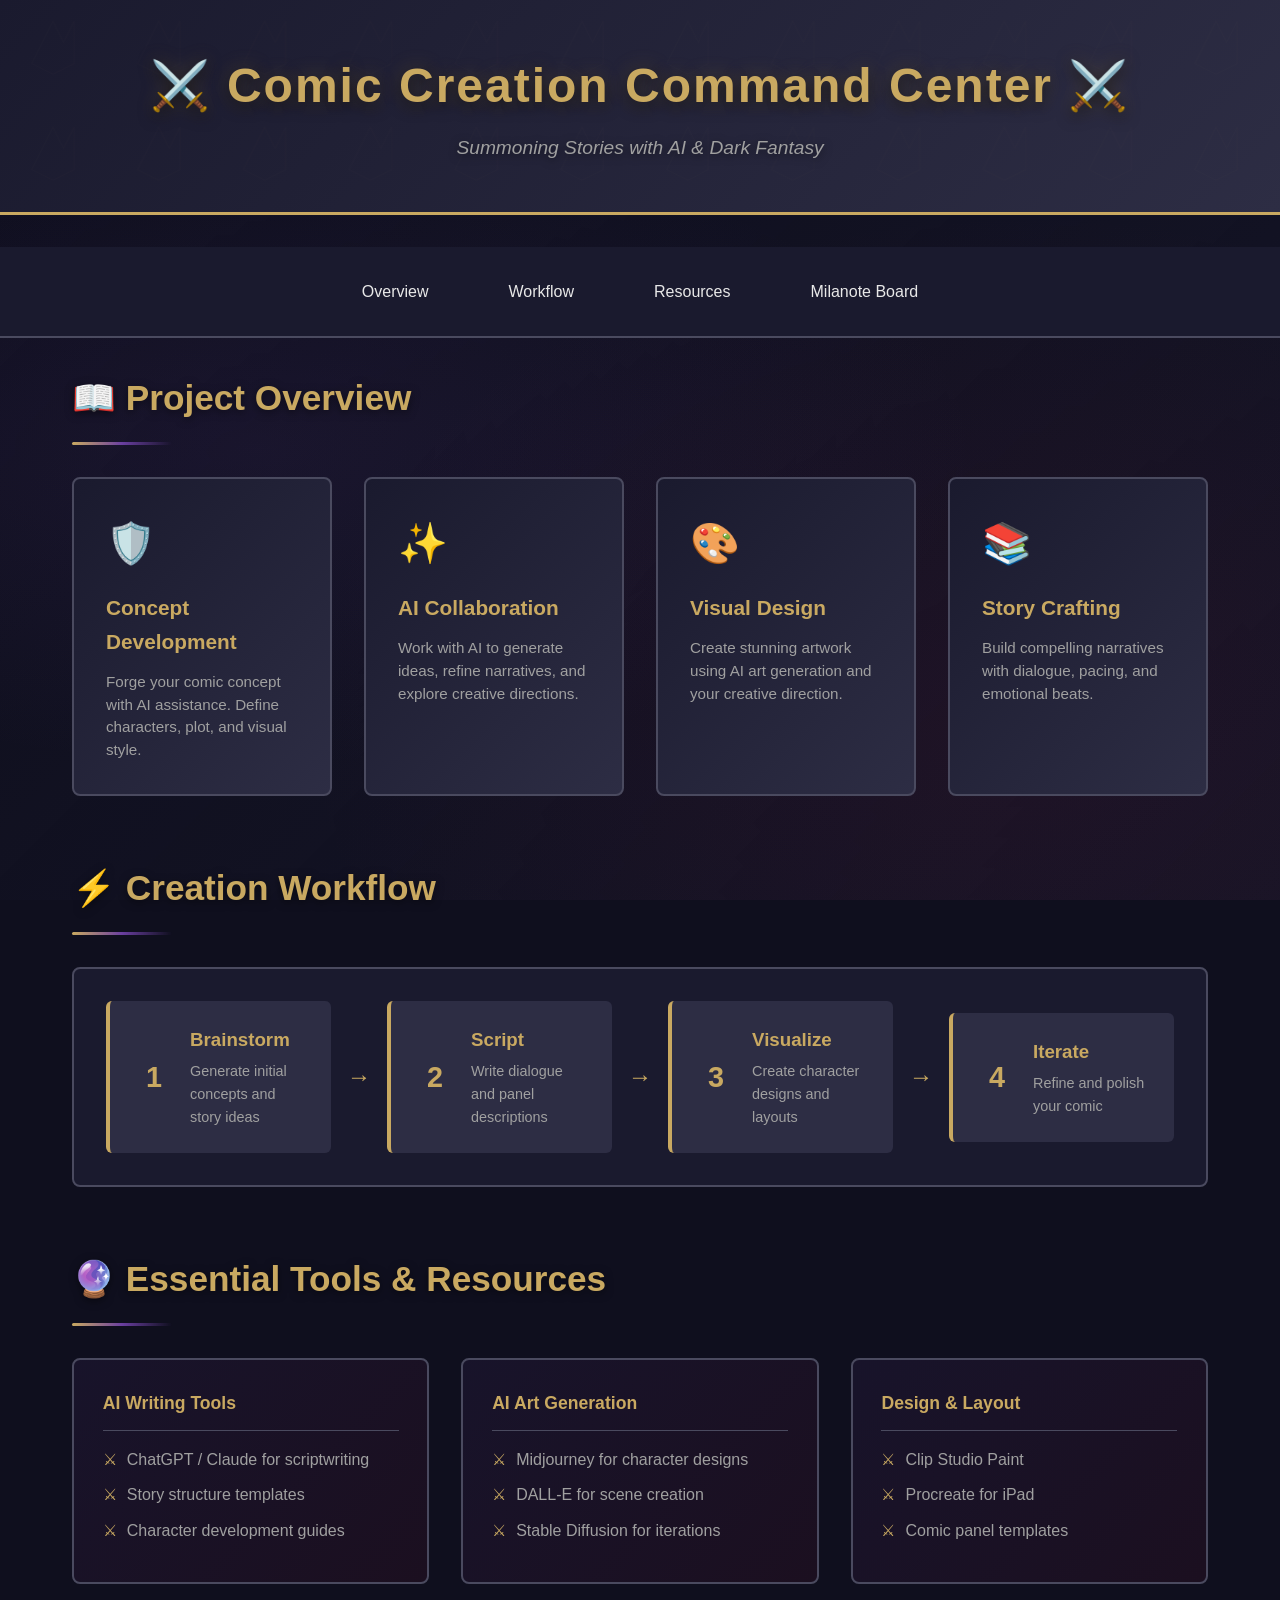
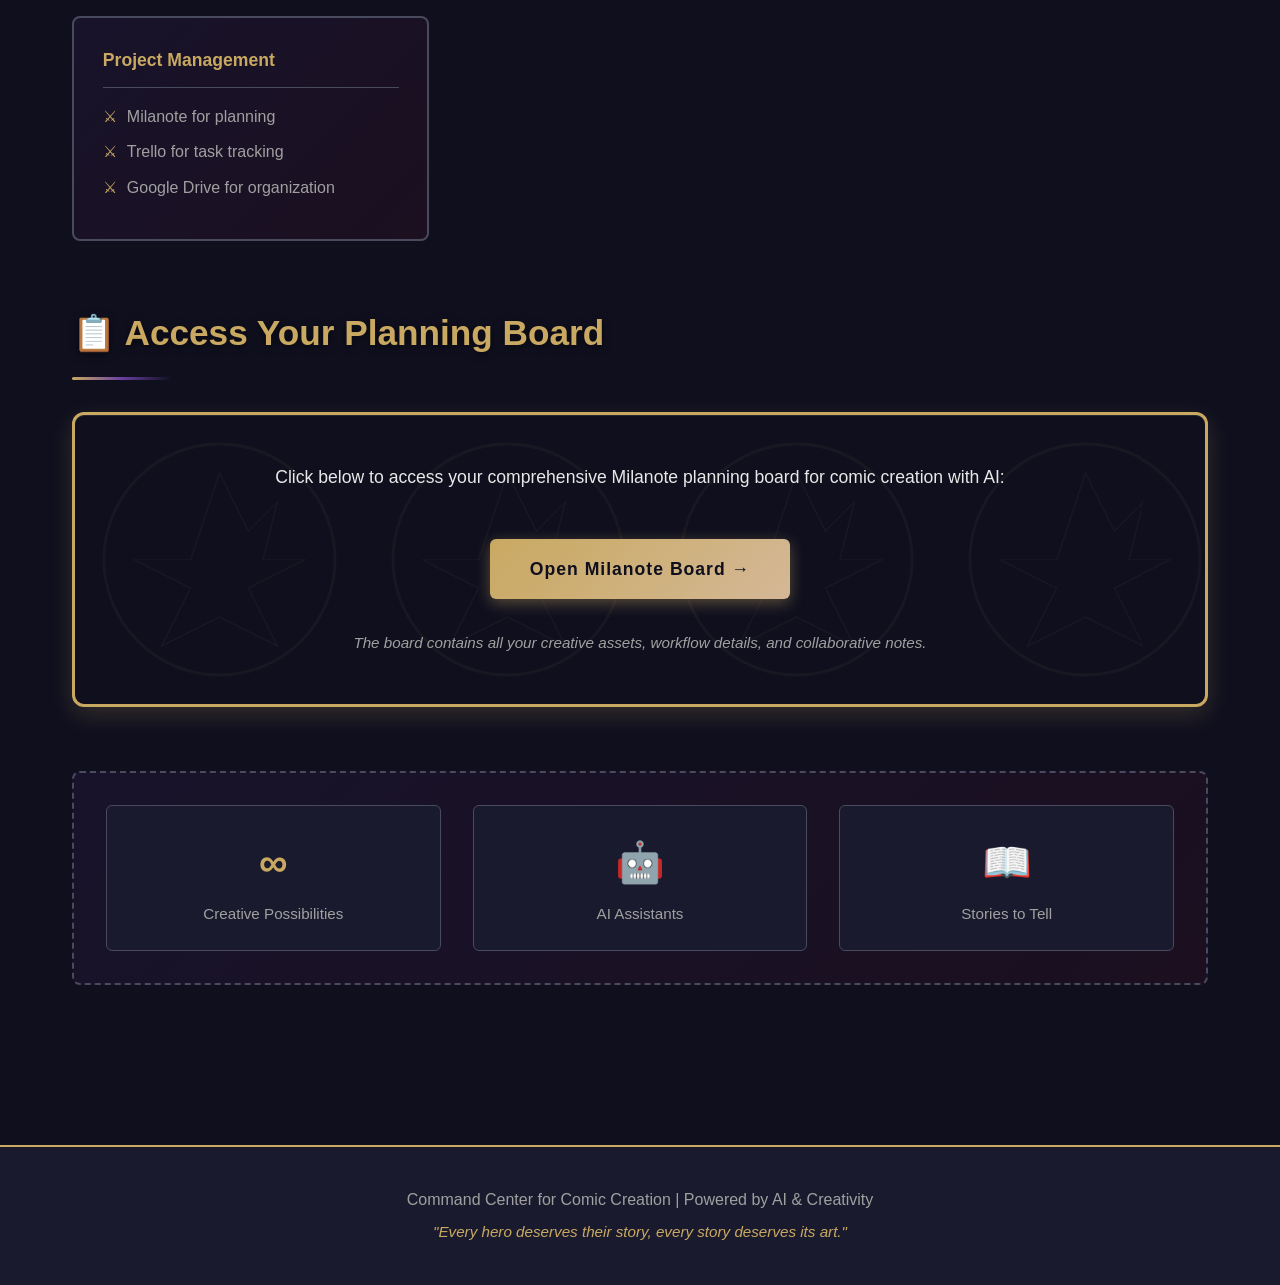
<file: index.html>
<!DOCTYPE html>
<html lang="en">
<head>
    <meta charset="UTF-8">
    <meta name="viewport" content="width=device-width, initial-scale=1.0">
    <title>Comic Creation Command Center</title>
    <link rel="stylesheet" href="styles.css">
</head>
<body>
    <div class="background-effect"></div>
    
    <header class="header">
        <div class="header-content">
            <h1 class="title">⚔️ Comic Creation Command Center ⚔️</h1>
            <p class="subtitle">Summoning Stories with AI & Dark Fantasy</p>
        </div>
    </header>

    <nav class="navigation">
        <a href="#overview" class="nav-link active">Overview</a>
        <a href="#workflow" class="nav-link">Workflow</a>
        <a href="#resources" class="nav-link">Resources</a>
        <a href="#board" class="nav-link">Milanote Board</a>
    </nav>

    <main class="container">
        <!-- Overview Section -->
        <section id="overview" class="section">
            <div class="section-header">
                <h2>📖 Project Overview</h2>
                <div class="header-bar"></div>
            </div>
            <div class="cards-grid">
                <div class="card">
                    <div class="card-icon">🛡️</div>
                    <h3>Concept Development</h3>
                    <p>Forge your comic concept with AI assistance. Define characters, plot, and visual style.</p>
                </div>
                <div class="card">
                    <div class="card-icon">✨</div>
                    <h3>AI Collaboration</h3>
                    <p>Work with AI to generate ideas, refine narratives, and explore creative directions.</p>
                </div>
                <div class="card">
                    <div class="card-icon">🎨</div>
                    <h3>Visual Design</h3>
                    <p>Create stunning artwork using AI art generation and your creative direction.</p>
                </div>
                <div class="card">
                    <div class="card-icon">📚</div>
                    <h3>Story Crafting</h3>
                    <p>Build compelling narratives with dialogue, pacing, and emotional beats.</p>
                </div>
            </div>
        </section>

        <!-- Workflow Section -->
        <section id="workflow" class="section">
            <div class="section-header">
                <h2>⚡ Creation Workflow</h2>
                <div class="header-bar"></div>
            </div>
            <div class="workflow-container">
                <div class="workflow-step">
                    <div class="step-number">1</div>
                    <div class="step-content">
                        <h3>Brainstorm</h3>
                        <p>Generate initial concepts and story ideas</p>
                    </div>
                </div>
                <div class="workflow-arrow">→</div>
                <div class="workflow-step">
                    <div class="step-number">2</div>
                    <div class="step-content">
                        <h3>Script</h3>
                        <p>Write dialogue and panel descriptions</p>
                    </div>
                </div>
                <div class="workflow-arrow">→</div>
                <div class="workflow-step">
                    <div class="step-number">3</div>
                    <div class="step-content">
                        <h3>Visualize</h3>
                        <p>Create character designs and layouts</p>
                    </div>
                </div>
                <div class="workflow-arrow">→</div>
                <div class="workflow-step">
                    <div class="step-number">4</div>
                    <div class="step-content">
                        <h3>Iterate</h3>
                        <p>Refine and polish your comic</p>
                    </div>
                </div>
            </div>
        </section>

        <!-- Resources Section -->
        <section id="resources" class="section">
            <div class="section-header">
                <h2>🔮 Essential Tools & Resources</h2>
                <div class="header-bar"></div>
            </div>
            <div class="resources-grid">
                <div class="resource-card">
                    <h4>AI Writing Tools</h4>
                    <ul>
                        <li>ChatGPT / Claude for scriptwriting</li>
                        <li>Story structure templates</li>
                        <li>Character development guides</li>
                    </ul>
                </div>
                <div class="resource-card">
                    <h4>AI Art Generation</h4>
                    <ul>
                        <li>Midjourney for character designs</li>
                        <li>DALL-E for scene creation</li>
                        <li>Stable Diffusion for iterations</li>
                    </ul>
                </div>
                <div class="resource-card">
                    <h4>Design & Layout</h4>
                    <ul>
                        <li>Clip Studio Paint</li>
                        <li>Procreate for iPad</li>
                        <li>Comic panel templates</li>
                    </ul>
                </div>
                <div class="resource-card">
                    <h4>Project Management</h4>
                    <ul>
                        <li>Milanote for planning</li>
                        <li>Trello for task tracking</li>
                        <li>Google Drive for organization</li>
                    </ul>
                </div>
            </div>
        </section>

        <!-- Board Link Section -->
        <section id="board" class="section board-section">
            <div class="section-header">
                <h2>📋 Access Your Planning Board</h2>
                <div class="header-bar"></div>
            </div>
            <div class="board-card">
                <p class="board-description">Click below to access your comprehensive Milanote planning board for comic creation with AI:</p>
                <a href="https://app.milanote.com/1WjEfn1ApAaG6p?p=QNYmC8qIito" target="_blank" class="board-button">
                    Open Milanote Board →
                </a>
                <p class="board-note">The board contains all your creative assets, workflow details, and collaborative notes.</p>
            </div>
        </section>

        <!-- Quick Stats -->
        <section class="stats-section">
            <div class="stat-box">
                <div class="stat-number">∞</div>
                <p>Creative Possibilities</p>
            </div>
            <div class="stat-box">
                <div class="stat-number">🤖</div>
                <p>AI Assistants</p>
            </div>
            <div class="stat-box">
                <div class="stat-number">📖</div>
                <p>Stories to Tell</p>
            </div>
        </section>
    </main>

    <footer class="footer">
        <p>Command Center for Comic Creation | Powered by AI & Creativity</p>
        <p class="footer-quote">"Every hero deserves their story, every story deserves its art."</p>
    </footer>

    <script src="script.js"></script>
</body>
</html>
</file>
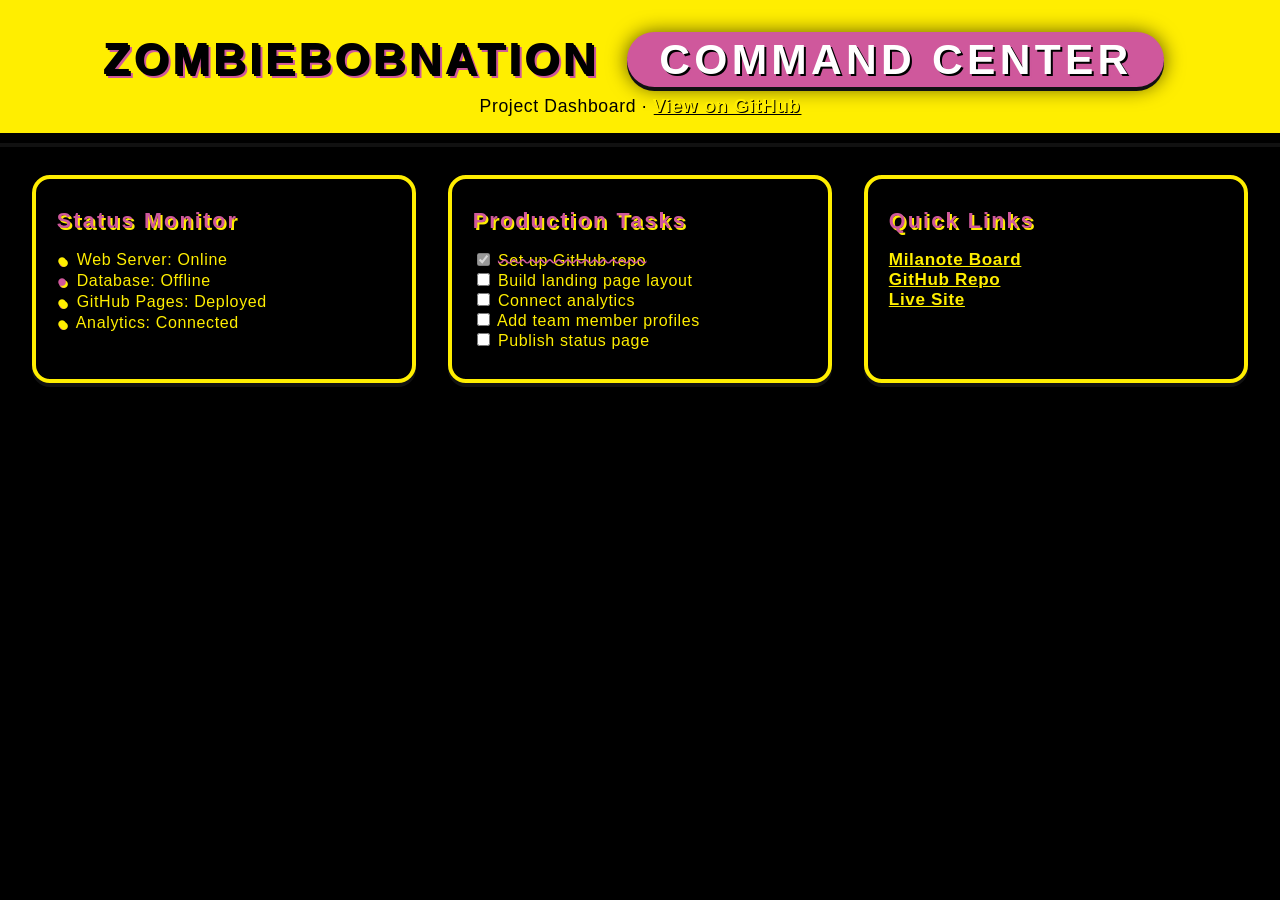
<file: Command Center.html>
<!DOCTYPE html>
<html lang="en">
<head>
  <meta charset="UTF-8"/>
  <title>ZombieBobNation Command Center</title>
  <meta name="viewport" content="width=device-width, initial-scale=1"/>
  <style>
    :root {
      --main-black: #000;
      --main-yellow: #ffee00;
      --main-pink: #cf589c;
      --white: #fff;
      --comic-shadow: 0 4px 0 #111, 0 1px 20px #000a;
    }
    body {
      background: var(--main-black);
      color: var(--main-yellow);
      font-family: 'Impact', 'Arial Black', Arial, sans-serif;
      margin: 0;
      padding: 0;
      letter-spacing: 0.04em;
      min-height: 100vh;
    }
    header {
      background: var(--main-yellow);
      color: var(--main-black);
      text-align: center;
      padding: 2rem 0 1rem 0;
      box-shadow: var(--comic-shadow);
      border-bottom: 10px solid var(--main-black);
    }
    header h1 {
      font-size: 2.8rem;
      margin: 0;
      line-height: 1;
      font-family: inherit;
      letter-spacing: 0.08em;
      text-shadow: 2px 2px var(--main-black), 4px 4px var(--main-pink);
    }
    header p {
      font-size: 1.1rem;
      margin: 0.5rem 0 0 0;
    }
    .dashboard {
      display: grid;
      grid-template-columns: repeat(auto-fit, minmax(320px, 1fr));
      gap: 2rem;
      margin: 2rem;
    }
    .card {
      background: var(--main-black);
      border: 4px solid var(--main-yellow);
      border-radius: 18px;
      box-shadow: var(--comic-shadow);
      padding: 1.8rem 1.3rem;
      margin-bottom: 1.2rem;
      position: relative;
      overflow: hidden;
      transition: transform 0.2s;
    }
    .card:hover {
      transform: scale(1.02) rotate(-1deg);
      box-shadow: 0 8px 30px var(--main-yellow), 0 1px 20px #000a;
      z-index: 2;
    }
    .card h2 {
      color: var(--main-pink);
      margin-top: 0;
      font-size: 1.35rem;
      letter-spacing: 0.1em;
      text-shadow: 2px 2px var(--main-yellow);
      margin-bottom: 1rem;
    }
    .status-list, .task-list, .links-list {
      list-style: none;
      padding: 0;
      margin: 0;
    }
    .status-dot {
      font-size: 1.1em;
      margin-right: 0.2em;
      vertical-align: middle;
      text-shadow: 2px 2px var(--main-yellow), 1px 2px var(--main-pink);
    }
    .status-dot.online { color: var(--main-yellow);}
    .status-dot.offline { color: var(--main-pink);}
    .task-completed {
      text-decoration: line-through wavy var(--main-pink);
      color: var(--main-yellow);
    }
    a {
      color: var(--main-yellow);
      text-decoration: underline;
      font-weight: bold;
      font-size: 1.07em;
      text-shadow: 1px 1px var(--main-black);
      transition: color 0.15s;
    }
    a:hover {
      color: var(--main-pink);
    }
    /* Comic bubble effect for special highlights */
    .bubble {
      display: inline-block;
      background: var(--main-pink);
      color: var(--white);
      padding: 0.15em 0.75em;
      margin: 0 0.3em;
      border-radius: 2em;
      font-size: 0.95em;
      box-shadow: var(--comic-shadow);
      font-family: inherit;
      font-weight: bold;
      letter-spacing: 0.1em;
    }
    /* Responsive adjustments */
    @media (max-width: 600px) {
      .dashboard {
        margin: 1rem 0.5rem;
        gap: 1rem;
      }
    }
  </style>
</head>
<body>
  <header>
    <h1>ZOMBIEBOBNATION <span class="bubble">COMMAND CENTER</span></h1>
    <p>Project Dashboard · <a href="https://github.com/ZombieBobNation/ZombieBobNation.github.io" target="_blank">View on GitHub</a></p>
  </header>
  <main class="dashboard">

    <section class="card">
      <h2>Status Monitor</h2>
      <ul class="status-list">
        <li><span class="status-dot online">●</span> Web Server: Online</li>
        <li><span class="status-dot offline">●</span> Database: Offline</li>
        <li><span class="status-dot online">●</span> GitHub Pages: Deployed</li>
        <li><span class="status-dot online">●</span> Analytics: Connected</li>
      </ul>
    </section>

    <section class="card">
      <h2>Production Tasks</h2>
      <ul class="task-list">
        <li><input type="checkbox" checked disabled> <span class="task-completed">Set up GitHub repo</span></li>
        <li><input type="checkbox"> Build landing page layout</li>
        <li><input type="checkbox"> Connect analytics</li>
        <li><input type="checkbox"> Add team member profiles</li>
        <li><input type="checkbox"> Publish status page</li>
      </ul>
    </section>

    <section class="card">
      <h2>Quick Links</h2>
      <ul class="links-list">
        <li><a href="https://app.milanote.com/1WjEfn1ApAaG6p?p=QNYmC8qIito" target="_blank">Milanote Board</a></li>
        <li><a href="https://github.com/ZombieBobNation/ZombieBobNation.github.io" target="_blank">GitHub Repo</a></li>
        <li><a href="https://zombiebobnation.github.io/" target="_blank">Live Site</a></li>
      </ul>
    </section>
    
  </main>
</body>
</html>
</file>
<file: styles.css>
/* Dark Fantasy Comic Creation Command Center */

* {
    margin: 0;
    padding: 0;
    box-sizing: border-box;
}

:root {
    --primary-dark: #0f0f1e;
    --primary-accent: #1a1a2e;
    --secondary-accent: #2d2d44;
    --gold-accent: #c9a961;
    --steel-gray: #4a4a5f;
    --blood-red: #8b1538;
    --mystical-purple: #6a3fa0;
    --text-light: #e8e8e8;
    --text-muted: #a0a0a0;
}

body {
    font-family: 'Segoe UI', Tahoma, Geneva, Verdana, sans-serif;
    background-color: var(--primary-dark);
    color: var(--text-light);
    line-height: 1.6;
    overflow-x: hidden;
}

/* Animated Background Effect */
.background-effect {
    position: fixed;
    top: 0;
    left: 0;
    width: 100%;
    height: 100%;
    background: 
        radial-gradient(ellipse at 20% 50%, rgba(106, 63, 160, 0.1) 0%, transparent 50%),
        radial-gradient(ellipse at 80% 80%, rgba(139, 21, 56, 0.1) 0%, transparent 50%),
        linear-gradient(135deg, transparent 0%, rgba(26, 26, 46, 0.5) 100%);
    pointer-events: none;
    z-index: -1;
    animation: atmosphereShift 20s ease-in-out infinite;
}

@keyframes atmosphereShift {
    0%, 100% { opacity: 1; }
    50% { opacity: 0.95; }
}

/* Header */
.header {
    background: linear-gradient(135deg, var(--primary-accent) 0%, var(--secondary-accent) 100%);
    border-bottom: 3px solid var(--gold-accent);
    padding: 3rem 2rem;
    margin-bottom: 2rem;
    position: relative;
    overflow: hidden;
}

.header::before {
    content: '';
    position: absolute;
    top: 0;
    left: 0;
    right: 0;
    bottom: 0;
    background: url('data:image/svg+xml,<svg xmlns="http://www.w3.org/2000/svg" viewBox="0 0 1200 200"><defs><pattern id="armor" x="0" y="0" width="100" height="100" patternUnits="userSpaceOnUse"><path d="M50,20 L60,40 L70,20 L70,60 L50,70 L30,60 Z" stroke="%23c9a961" stroke-width="1" fill="none" opacity="0.05"/></pattern></defs><rect width="1200" height="200" fill="url(%23armor)"/></svg>');
    opacity: 0.3;
    pointer-events: none;
}

.header-content {
    position: relative;
    z-index: 1;
    text-align: center;
}

.title {
    font-size: 3rem;
    font-weight: bold;
    color: var(--gold-accent);
    text-shadow: 0 4px 15px rgba(0, 0, 0, 0.7), 0 0 20px rgba(201, 169, 97, 0.3);
    margin-bottom: 0.5rem;
    letter-spacing: 2px;
}

.subtitle {
    font-size: 1.2rem;
    color: var(--text-muted);
    font-style: italic;
    text-shadow: 0 2px 8px rgba(0, 0, 0, 0.5);
}

/* Navigation */
.navigation {
    display: flex;
    justify-content: center;
    gap: 2rem;
    padding: 1.5rem 2rem;
    background: var(--primary-accent);
    border-bottom: 2px solid var(--steel-gray);
    flex-wrap: wrap;
    position: sticky;
    top: 0;
    z-index: 100;
}

.nav-link {
    color: var(--text-light);
    text-decoration: none;
    padding: 0.5rem 1.5rem;
    border-radius: 4px;
    transition: all 0.3s ease;
    position: relative;
    font-weight: 500;
}

.nav-link::after {
    content: '';
    position: absolute;
    bottom: 0;
    left: 0;
    width: 0;
    height: 2px;
    background: var(--gold-accent);
    transition: width 0.3s ease;
}

.nav-link:hover {
    color: var(--gold-accent);
    background: rgba(201, 169, 97, 0.1);
}

.nav-link:hover::after,
.nav-link.active::after {
    width: 100%;
}

.nav-link.active {
    color: var(--gold-accent);
}

/* Container */
.container {
    max-width: 1200px;
    margin: 0 auto;
    padding: 2rem;
}

/* Sections */
.section {
    margin-bottom: 4rem;
    animation: slideUp 0.8s ease-out;
}

@keyframes slideUp {
    from {
        opacity: 0;
        transform: translateY(20px);
    }
    to {
        opacity: 1;
        transform: translateY(0);
    }
}

.section-header {
    margin-bottom: 2rem;
    position: relative;
}

.section-header h2 {
    font-size: 2.2rem;
    color: var(--gold-accent);
    margin-bottom: 1rem;
    text-shadow: 0 2px 8px rgba(0, 0, 0, 0.5);
}

.header-bar {
    height: 3px;
    background: linear-gradient(90deg, var(--gold-accent) 0%, var(--mystical-purple) 50%, transparent 100%);
    width: 100px;
    border-radius: 2px;
}

/* Cards Grid */
.cards-grid {
    display: grid;
    grid-template-columns: repeat(auto-fit, minmax(250px, 1fr));
    gap: 2rem;
    margin-bottom: 2rem;
}

.card {
    background: linear-gradient(135deg, var(--primary-accent) 0%, var(--secondary-accent) 100%);
    border: 2px solid var(--steel-gray);
    border-radius: 8px;
    padding: 2rem;
    transition: all 0.3s ease;
    position: relative;
    overflow: hidden;
}

.card::before {
    content: '';
    position: absolute;
    top: 0;
    left: -100%;
    width: 100%;
    height: 100%;
    background: linear-gradient(90deg, transparent, rgba(201, 169, 97, 0.1), transparent);
    transition: left 0.5s ease;
}

.card:hover {
    border-color: var(--gold-accent);
    transform: translateY(-8px);
    box-shadow: 0 12px 25px rgba(201, 169, 97, 0.15), inset 0 1px 0 rgba(255, 255, 255, 0.1);
}

.card:hover::before {
    left: 100%;
}

.card-icon {
    font-size: 2.5rem;
    margin-bottom: 1rem;
    display: inline-block;
}

.card h3 {
    font-size: 1.3rem;
    color: var(--gold-accent);
    margin-bottom: 0.8rem;
}

.card p {
    color: var(--text-muted);
    font-size: 0.95rem;
    line-height: 1.5;
}

/* Workflow Container */
.workflow-container {
    display: flex;
    align-items: center;
    gap: 1rem;
    flex-wrap: wrap;
    justify-content: center;
    padding: 2rem;
    background: var(--primary-accent);
    border-radius: 8px;
    border: 2px solid var(--steel-gray);
}

.workflow-step {
    display: flex;
    align-items: center;
    gap: 1rem;
    background: var(--secondary-accent);
    padding: 1.5rem;
    border-radius: 6px;
    border-left: 4px solid var(--gold-accent);
    flex: 1;
    min-width: 200px;
    transition: all 0.3s ease;
}

.workflow-step:hover {
    background: rgba(201, 169, 97, 0.05);
    transform: scale(1.05);
}

.step-number {
    font-size: 1.8rem;
    font-weight: bold;
    color: var(--gold-accent);
    min-width: 40px;
    text-align: center;
}

.step-content h3 {
    color: var(--gold-accent);
    margin-bottom: 0.3rem;
}

.step-content p {
    color: var(--text-muted);
    font-size: 0.9rem;
}

.workflow-arrow {
    font-size: 1.5rem;
    color: var(--gold-accent);
    font-weight: bold;
}

@media (max-width: 768px) {
    .workflow-arrow {
        display: none;
    }
    
    .workflow-step {
        min-width: 100%;
    }
}

/* Resources Grid */
.resources-grid {
    display: grid;
    grid-template-columns: repeat(auto-fit, minmax(280px, 1fr));
    gap: 2rem;
}

.resource-card {
    background: linear-gradient(135deg, rgba(106, 63, 160, 0.1) 0%, rgba(139, 21, 56, 0.1) 100%);
    border: 2px solid var(--steel-gray);
    border-radius: 8px;
    padding: 1.8rem;
    transition: all 0.3s ease;
}

.resource-card:hover {
    border-color: var(--gold-accent);
    background: linear-gradient(135deg, rgba(106, 63, 160, 0.15) 0%, rgba(139, 21, 56, 0.15) 100%);
}

.resource-card h4 {
    color: var(--gold-accent);
    font-size: 1.1rem;
    margin-bottom: 1rem;
    padding-bottom: 0.8rem;
    border-bottom: 1px solid var(--steel-gray);
}

.resource-card ul {
    list-style: none;
}

.resource-card li {
    color: var(--text-muted);
    margin-bottom: 0.6rem;
    padding-left: 1.5rem;
    position: relative;
}

.resource-card li::before {
    content: '⚔';
    position: absolute;
    left: 0;
    color: var(--gold-accent);
}

/* Board Section */
.board-section {
    margin-bottom: 3rem;
}

.board-card {
    background: linear-gradient(135deg, var(--primary-accent) 0%, var(--secondary-accent) 100%);
    border: 3px solid var(--gold-accent);
    border-radius: 12px;
    padding: 3rem 2rem;
    text-align: center;
    box-shadow: 0 8px 25px rgba(201, 169, 97, 0.2), inset 0 1px 0 rgba(255, 255, 255, 0.1);
    background-image: url('data:image/svg+xml,<svg xmlns="http://www.w3.org/2000/svg" viewBox="0 0 100 100"><g opacity="0.05"><circle cx="50" cy="50" r="40" stroke="%23c9a961" stroke-width="1" fill="none"/><path d="M50,20 L60,40 L70,30 L65,50 L80,50 L60,60 L70,80 L50,70 L30,80 L40,60 L20,50 L40,50 Z" stroke="%23c9a961" stroke-width="0.5" fill="none"/></g></svg>');
    background-repeat: repeat;
}

.board-description {
    font-size: 1.1rem;
    color: var(--text-light);
    margin-bottom: 2rem;
}

.board-button {
    display: inline-block;
    background: linear-gradient(135deg, var(--gold-accent) 0%, #d4b896 100%);
    color: var(--primary-dark);
    padding: 1rem 2.5rem;
    border-radius: 6px;
    text-decoration: none;
    font-weight: bold;
    font-size: 1.1rem;
    transition: all 0.3s ease;
    box-shadow: 0 4px 15px rgba(201, 169, 97, 0.4);
    margin: 1rem 0;
    letter-spacing: 1px;
}

.board-button:hover {
    transform: translateY(-3px);
    box-shadow: 0 8px 25px rgba(201, 169, 97, 0.6);
    background: linear-gradient(135deg, #d4b896 0%, var(--gold-accent) 100%);
}

.board-button:active {
    transform: translateY(-1px);
}

.board-note {
    color: var(--text-muted);
    font-size: 0.95rem;
    font-style: italic;
    margin-top: 1rem;
}

/* Stats Section */
.stats-section {
    display: grid;
    grid-template-columns: repeat(auto-fit, minmax(150px, 1fr));
    gap: 2rem;
    margin: 4rem 0;
    padding: 2rem;
    background: linear-gradient(135deg, rgba(106, 63, 160, 0.1) 0%, rgba(139, 21, 56, 0.1) 100%);
    border-radius: 8px;
    border: 2px dashed var(--steel-gray);
}

.stat-box {
    text-align: center;
    padding: 1.5rem;
    background: var(--primary-accent);
    border-radius: 6px;
    border: 1px solid var(--steel-gray);
    transition: all 0.3s ease;
}

.stat-box:hover {
    border-color: var(--gold-accent);
    transform: scale(1.05);
}

.stat-number {
    font-size: 2.5rem;
    color: var(--gold-accent);
    font-weight: bold;
    margin-bottom: 0.5rem;
}

.stat-box p {
    color: var(--text-muted);
    font-size: 0.95rem;
}

/* Footer */
.footer {
    background: var(--primary-accent);
    border-top: 2px solid var(--gold-accent);
    padding: 2rem;
    text-align: center;
    margin-top: 4rem;
    color: var(--text-muted);
}

.footer p {
    margin: 0.5rem 0;
}

.footer-quote {
    font-style: italic;
    color: var(--gold-accent);
    margin-top: 1rem;
    font-size: 0.95rem;
}

/* Responsive Design */
@media (max-width: 768px) {
    .title {
        font-size: 2rem;
    }
    
    .subtitle {
        font-size: 1rem;
    }
    
    .container {
        padding: 1rem;
    }
    
    .cards-grid {
        grid-template-columns: 1fr;
    }
    
    .navigation {
        gap: 1rem;
        padding: 1rem;
    }
    
    .nav-link {
        padding: 0.4rem 1rem;
        font-size: 0.9rem;
    }
    
    .section-header h2 {
        font-size: 1.8rem;
    }
}

@media (max-width: 480px) {
    .title {
        font-size: 1.5rem;
    }
    
    .board-button {
        width: 100%;
        padding: 0.8rem 1.5rem;
    }
    
    .navigation {
        flex-direction: column;
        gap: 0.5rem;
    }
    
    .nav-link {
        text-align: center;
        padding: 0.7rem 1rem;
    }
}

/* Scrollbar Styling */
::-webkit-scrollbar {
    width: 12px;
}

::-webkit-scrollbar-track {
    background: var(--primary-accent);
}

::-webkit-scrollbar-thumb {
    background: var(--steel-gray);
    border-radius: 6px;
}

::-webkit-scrollbar-thumb:hover {
    background: var(--gold-accent);
}

/* Selection Styling */
::selection {
    background: var(--gold-accent);
    color: var(--primary-dark);
}

::-moz-selection {
    background: var(--gold-accent);
    color: var(--primary-dark);
}
</file>
